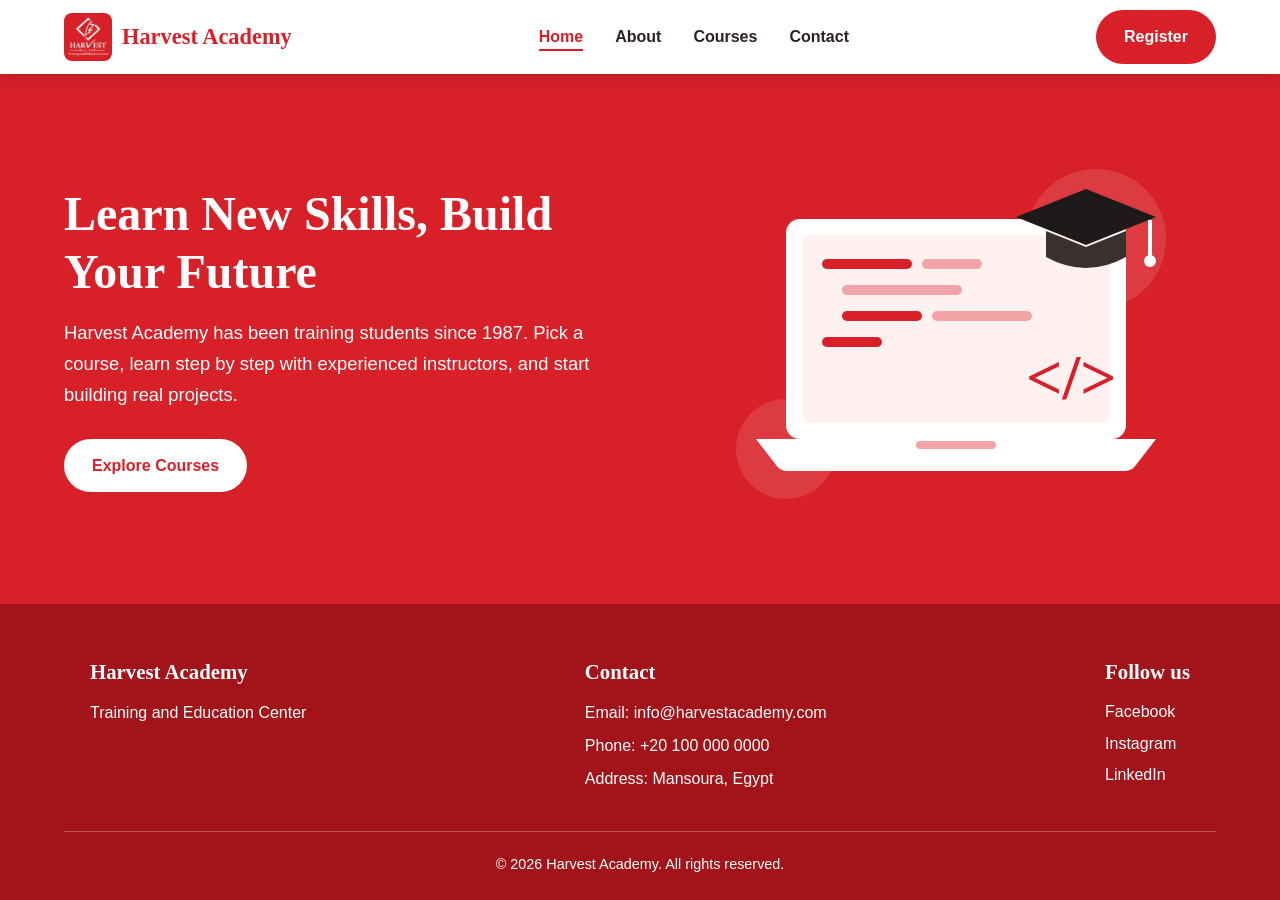
<file: index.html>
<!DOCTYPE html>
<html lang="en">
<head>
  <meta charset="UTF-8">
  <meta name="viewport" content="width=device-width, initial-scale=1.0">
  <title>Learn New Skills, Build Your Future | Harvest Academy</title>
  <link rel="stylesheet" href="style.css">
</head>
<body>

  <!-- ===== Task 1: Navbar (same on every page) ===== -->
  <header class="navbar">
    <a href="index.html" class="brand">
      <img src="images/logo.png" alt="Harvest logo" class="brand-logo">
      <span class="brand-name">Harvest Academy</span>
    </a>

    <nav>
      <ul class="nav-links">
        <li><a href="index.html" class="active">Home</a></li>
        <li><a href="about.html">About</a></li>
        <li><a href="courses.html">Courses</a></li>
        <li><a href="contact.html">Contact</a></li>
      </ul>
    </nav>

    <a href="contact.html" class="btn btn-register">Register</a>
  </header>

  <main>

    <!-- ===== Task 2: Hero ===== -->
    <section id="home" class="hero">
      <div class="hero-text">
        <h1>Learn New Skills, Build Your Future</h1>
        <p>Harvest Academy has been training students since 1987. Pick a course, learn step by step with experienced instructors, and start building real projects.</p>
        <a href="courses.html" class="btn btn-light">Explore Courses</a>
      </div>
      <div class="hero-image">
        <img src="images/hero.svg" alt="Laptop with code and a graduation cap">
      </div>
    </section>

  </main>

  <!-- ===== Task 7: Footer (same on every page) ===== -->
  <footer class="footer">
    <div class="footer-grid">
      <div class="footer-col">
        <h3>Harvest Academy</h3>
        <p>Training and Education Center</p>
      </div>

      <div class="footer-col">
        <h3>Contact</h3>
        <p>Email: info@harvestacademy.com</p>
        <p>Phone: +20 100 000 0000</p>
        <p>Address: Mansoura, Egypt</p>
      </div>

      <div class="footer-col">
        <h3>Follow us</h3>
        <ul class="social-links">
          <li><a href="https://www.facebook.com" target="_blank" rel="noopener">Facebook</a></li>
          <li><a href="https://www.instagram.com" target="_blank" rel="noopener">Instagram</a></li>
          <li><a href="https://www.linkedin.com" target="_blank" rel="noopener">LinkedIn</a></li>
        </ul>
      </div>
    </div>

    <p class="copyright">&copy; 2026 Harvest Academy. All rights reserved.</p>
  </footer>

</body>
</html>
</file>
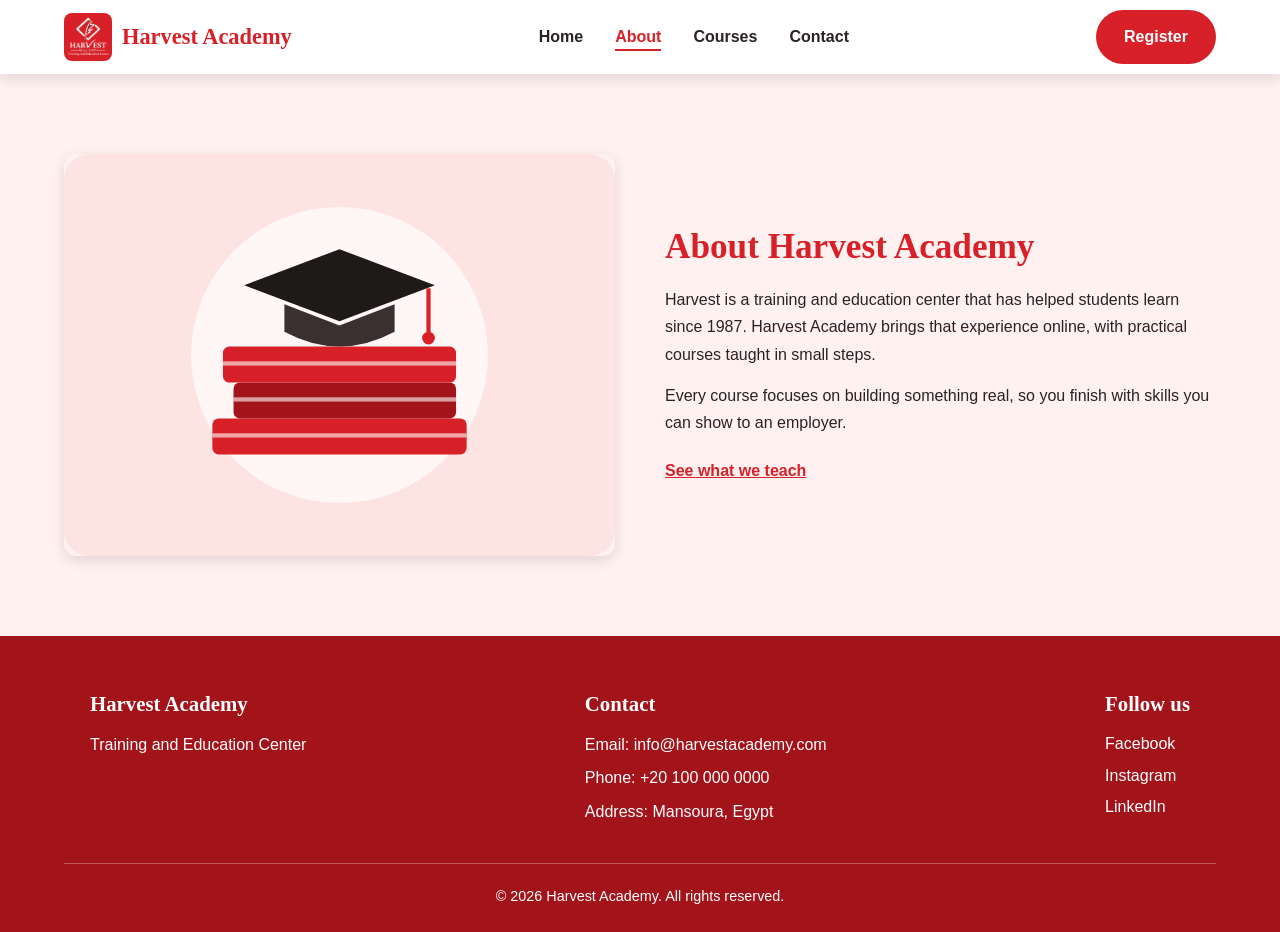
<file: about.html>
<!DOCTYPE html>
<html lang="en">
<head>
  <meta charset="UTF-8">
  <meta name="viewport" content="width=device-width, initial-scale=1.0">
  <title>About | Harvest Academy</title>
  <link rel="stylesheet" href="style.css">
</head>
<body>

  <!-- ===== Task 1: Navbar (same on every page) ===== -->
  <header class="navbar">
    <a href="index.html" class="brand">
      <img src="images/logo.png" alt="Harvest logo" class="brand-logo">
      <span class="brand-name">Harvest Academy</span>
    </a>

    <nav>
      <ul class="nav-links">
        <li><a href="index.html">Home</a></li>
        <li><a href="about.html" class="active">About</a></li>
        <li><a href="courses.html">Courses</a></li>
        <li><a href="contact.html">Contact</a></li>
      </ul>
    </nav>

    <a href="contact.html" class="btn btn-register">Register</a>
  </header>

  <main>

    <!-- ===== Task 4: About ===== -->
    <section id="about" class="about">
      <div class="about-image">
        <img src="images/about.svg" alt="Books and a graduation cap">
      </div>
      <div class="about-text">
        <h2 class="about-heading">About Harvest Academy</h2>
        <p class="about-paragraph">Harvest is a training and education center that has helped students learn since 1987. Harvest Academy brings that experience online, with practical courses taught in small steps.</p>
        <p class="about-paragraph">Every course focuses on building something real, so you finish with skills you can show to an employer.</p>
        <a href="courses.html" class="text-link">See what we teach</a>
      </div>
    </section>

  </main>

  <!-- ===== Task 7: Footer (same on every page) ===== -->
  <footer class="footer">
    <div class="footer-grid">
      <div class="footer-col">
        <h3>Harvest Academy</h3>
        <p>Training and Education Center</p>
      </div>

      <div class="footer-col">
        <h3>Contact</h3>
        <p>Email: info@harvestacademy.com</p>
        <p>Phone: +20 100 000 0000</p>
        <p>Address: Mansoura, Egypt</p>
      </div>

      <div class="footer-col">
        <h3>Follow us</h3>
        <ul class="social-links">
          <li><a href="https://www.facebook.com" target="_blank" rel="noopener">Facebook</a></li>
          <li><a href="https://www.instagram.com" target="_blank" rel="noopener">Instagram</a></li>
          <li><a href="https://www.linkedin.com" target="_blank" rel="noopener">LinkedIn</a></li>
        </ul>
      </div>
    </div>

    <p class="copyright">&copy; 2026 Harvest Academy. All rights reserved.</p>
  </footer>

</body>
</html>
</file>
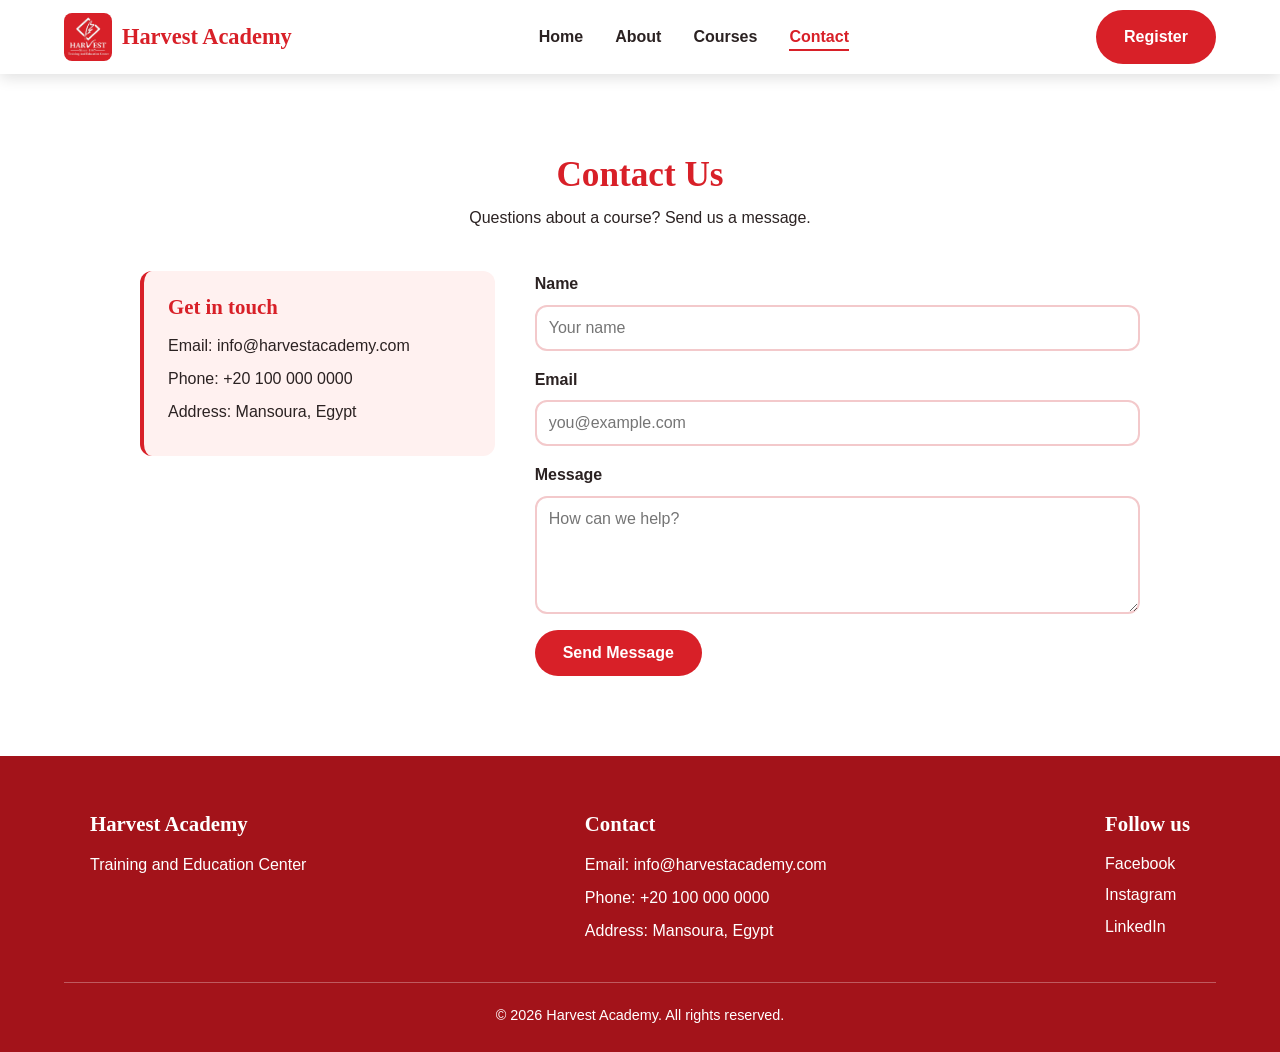
<file: contact.html>
<!DOCTYPE html>
<html lang="en">
<head>
  <meta charset="UTF-8">
  <meta name="viewport" content="width=device-width, initial-scale=1.0">
  <title>Contact | Harvest Academy</title>
  <link rel="stylesheet" href="style.css">
</head>
<body>

  <!-- ===== Task 1: Navbar (same on every page) ===== -->
  <header class="navbar">
    <a href="index.html" class="brand">
      <img src="images/logo.png" alt="Harvest logo" class="brand-logo">
      <span class="brand-name">Harvest Academy</span>
    </a>

    <nav>
      <ul class="nav-links">
        <li><a href="index.html">Home</a></li>
        <li><a href="about.html">About</a></li>
        <li><a href="courses.html">Courses</a></li>
        <li><a href="contact.html" class="active">Contact</a></li>
      </ul>
    </nav>

    <a href="contact.html" class="btn btn-register">Register</a>
  </header>

  <main>

    <!-- ===== Contact page ===== -->
    <section id="contact" class="contact">
      <h2 class="section-title">Contact Us</h2>
      <p class="section-subtitle">Questions about a course? Send us a message.</p>

      <div class="contact-grid">
        <div class="contact-info">
          <h3>Get in touch</h3>
          <p>Email: info@harvestacademy.com</p>
          <p>Phone: +20 100 000 0000</p>
          <p>Address: Mansoura, Egypt</p>
        </div>

        <!-- No JavaScript is used, so the form only demonstrates the styling and :focus state -->
        <form class="contact-form" action="#" method="get">
          <label for="name">Name</label>
          <input type="text" id="name" name="name" placeholder="Your name">

          <label for="email">Email</label>
          <input type="email" id="email" name="email" placeholder="you@example.com">

          <label for="message">Message</label>
          <textarea id="message" name="message" rows="5" placeholder="How can we help?"></textarea>

          <button type="submit" class="btn btn-primary">Send Message</button>
        </form>
      </div>
    </section>

  </main>

  <!-- ===== Task 7: Footer (same on every page) ===== -->
  <footer class="footer">
    <div class="footer-grid">
      <div class="footer-col">
        <h3>Harvest Academy</h3>
        <p>Training and Education Center</p>
      </div>

      <div class="footer-col">
        <h3>Contact</h3>
        <p>Email: info@harvestacademy.com</p>
        <p>Phone: +20 100 000 0000</p>
        <p>Address: Mansoura, Egypt</p>
      </div>

      <div class="footer-col">
        <h3>Follow us</h3>
        <ul class="social-links">
          <li><a href="https://www.facebook.com" target="_blank" rel="noopener">Facebook</a></li>
          <li><a href="https://www.instagram.com" target="_blank" rel="noopener">Instagram</a></li>
          <li><a href="https://www.linkedin.com" target="_blank" rel="noopener">LinkedIn</a></li>
        </ul>
      </div>
    </div>

    <p class="copyright">&copy; 2026 Harvest Academy. All rights reserved.</p>
  </footer>

</body>
</html>
</file>
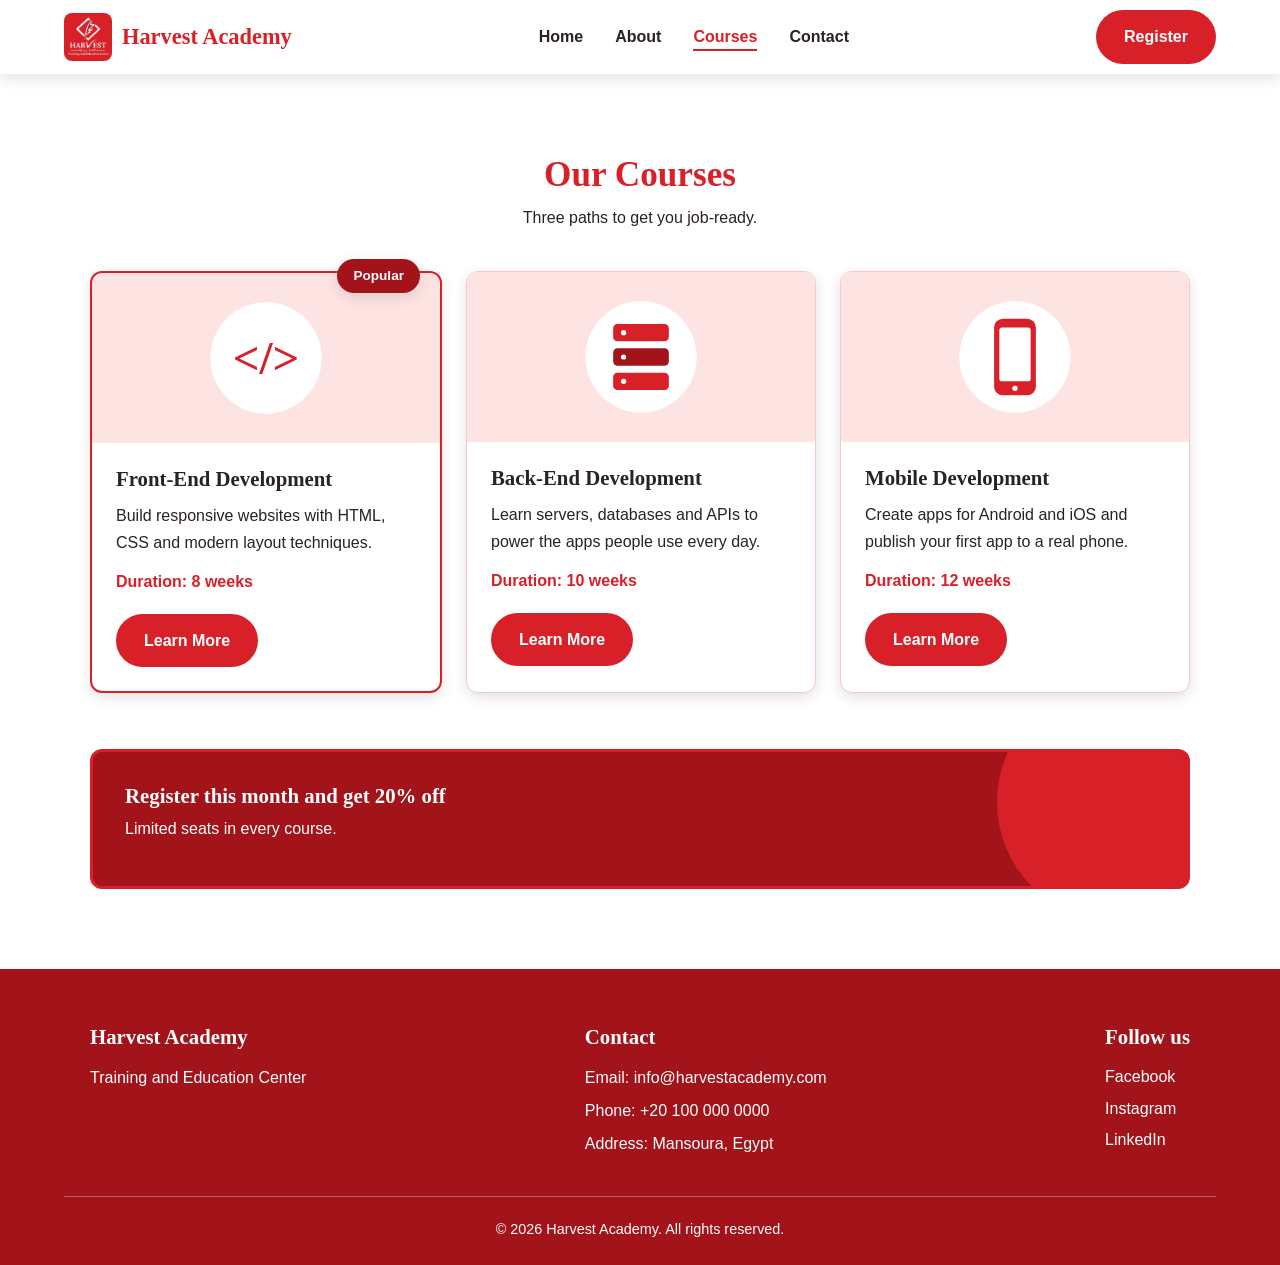
<file: courses.html>
<!DOCTYPE html>
<html lang="en">
<head>
  <meta charset="UTF-8">
  <meta name="viewport" content="width=device-width, initial-scale=1.0">
  <title>Courses | Harvest Academy</title>
  <link rel="stylesheet" href="style.css">
</head>
<body>

  <!-- ===== Task 1: Navbar (same on every page) ===== -->
  <header class="navbar">
    <a href="index.html" class="brand">
      <img src="images/logo.png" alt="Harvest logo" class="brand-logo">
      <span class="brand-name">Harvest Academy</span>
    </a>

    <nav>
      <ul class="nav-links">
        <li><a href="index.html">Home</a></li>
        <li><a href="about.html">About</a></li>
        <li><a href="courses.html" class="active">Courses</a></li>
        <li><a href="contact.html">Contact</a></li>
      </ul>
    </nav>

    <a href="contact.html" class="btn btn-register">Register</a>
  </header>

  <main>

    <!-- ===== Task 3 + Task 6: Courses ===== -->
    <section id="courses" class="courses">
      <h2 class="section-title">Our Courses</h2>
      <p class="section-subtitle">Three paths to get you job-ready.</p>

      <div class="cards">

        <!-- Card 1: the "special" card used for Task 6 (Popular label) -->
        <article class="card card-popular">
          <!-- .badge is absolutely positioned relative to .card-popular -->
          <span class="badge">Popular</span>
          <img src="images/frontend.svg" alt="Front-end development icon" class="card-img">
          <div class="card-body">
            <h3>Front-End Development</h3>
            <p>Build responsive websites with HTML, CSS and modern layout techniques.</p>
            <p class="duration">Duration: 8 weeks</p>
            <a href="contact.html" class="btn btn-primary">Learn More</a>
          </div>
        </article>

        <article class="card">
          <img src="images/backend.svg" alt="Back-end development icon" class="card-img">
          <div class="card-body">
            <h3>Back-End Development</h3>
            <p>Learn servers, databases and APIs to power the apps people use every day.</p>
            <p class="duration">Duration: 10 weeks</p>
            <a href="contact.html" class="btn btn-primary">Learn More</a>
          </div>
        </article>

        <article class="card">
          <img src="images/mobile.svg" alt="Mobile development icon" class="card-img">
          <div class="card-body">
            <h3>Mobile Development</h3>
            <p>Create apps for Android and iOS and publish your first app to a real phone.</p>
            <p class="duration">Duration: 12 weeks</p>
            <a href="contact.html" class="btn btn-primary">Learn More</a>
          </div>
        </article>

      </div>

      <!-- Task 6: promotional banner (box model + positioning demo) -->
      <div class="promo">
        <!-- decorative circle sits BEHIND the text (z-index 1 < 2) -->
        <span class="promo-circle"></span>
        <div class="promo-content">
          <h3>Register this month and get 20% off</h3>
          <p>Limited seats in every course.</p>
        </div>
      </div>
    </section>

  </main>

  <!-- ===== Task 7: Footer (same on every page) ===== -->
  <footer class="footer">
    <div class="footer-grid">
      <div class="footer-col">
        <h3>Harvest Academy</h3>
        <p>Training and Education Center</p>
      </div>

      <div class="footer-col">
        <h3>Contact</h3>
        <p>Email: info@harvestacademy.com</p>
        <p>Phone: +20 100 000 0000</p>
        <p>Address: Mansoura, Egypt</p>
      </div>

      <div class="footer-col">
        <h3>Follow us</h3>
        <ul class="social-links">
          <li><a href="https://www.facebook.com" target="_blank" rel="noopener">Facebook</a></li>
          <li><a href="https://www.instagram.com" target="_blank" rel="noopener">Instagram</a></li>
          <li><a href="https://www.linkedin.com" target="_blank" rel="noopener">LinkedIn</a></li>
        </ul>
      </div>
    </div>

    <p class="copyright">&copy; 2026 Harvest Academy. All rights reserved.</p>
  </footer>

</body>
</html>
</file>
<file: style.css>
/* =========================================================
   Harvest Academy - style.css
   Used by all pages: index, about, courses, contact
   Sections: 1 Variables & Reset | 2 Typography | 3 Buttons
             4 Navbar | 5 Hero | 6 Courses & Cards
             7 Promo banner | 8 About | Contact | 9 Footer | 10 Responsive
   ========================================================= */


/* ---------- 1. CSS VARIABLES & RESET (Task 5) ---------- */
/* Colors and spacing are defined once in :root and reused everywhere */
:root {
  --primary: #d82028;        /* main red taken from the Harvest logo */
  --primary-dark: #a3131a;   /* darker red for hover states and footer */
  --ink: #2b2222;            /* main text color */
  --soft: #fff1f0;           /* very light red for backgrounds */
  --white: #ffffff;
  --radius: 12px;            /* shared rounded corners */
  --space: 24px;             /* shared spacing unit */
  --shadow: 0 4px 14px rgba(0, 0, 0, 0.12);
}

/* Universal selector: removes default margin/padding (Task 1)
   and applies border-box sizing to every element (Task 6) */
* {
  margin: 0;
  padding: 0;
  box-sizing: border-box;
}

html {
  scroll-behavior: smooth;
}

/* Element selector */
body {
  font-family: "Segoe UI", Tahoma, Arial, sans-serif;
  font-size: 1rem;
  line-height: 1.6;
  color: var(--ink);
  background-color: var(--white);

  /* Column layout: footer stays at the bottom even on short pages */
  display: flex;
  flex-direction: column;
  min-height: 100vh;
}

/* main grows to fill the space between navbar and footer */
main {
  flex: 1;
  display: flex;
  flex-direction: column;
}

main > section {
  flex: 1;
}

img {
  max-width: 100%;
  display: block;
}

ul {
  list-style: none;
}


/* ---------- 2. TYPOGRAPHY (Task 5) ---------- */
/* Grouping selector: same font for all headings */
h1,
h2,
h3 {
  font-family: Georgia, "Times New Roman", serif;
  line-height: 1.2;
}

h1 {
  font-size: 3rem;
  font-weight: 700;
}

h2 {
  font-size: 2.2rem;
  font-weight: 700;
}

h3 {
  font-size: 1.3rem;
  font-weight: 600;
}

p {
  font-size: 1rem;
  font-weight: 400;
  line-height: 1.7;
}

.section-title {
  text-align: center;
  color: var(--primary);
}

.section-subtitle {
  text-align: center;
  margin-top: 8px;
  margin-bottom: 40px;   /* margin = space OUTSIDE the element */
}


/* ---------- 3. BUTTONS (Task 7: hover, active, focus) ---------- */
.btn {
  display: inline-block;
  padding: 12px 26px;
  border-radius: 50px;
  border: 2px solid transparent;
  font-size: 1rem;
  font-weight: 600;
  text-decoration: none;
  cursor: pointer;
  transition: background-color 0.2s, color 0.2s, transform 0.1s;
}

.btn-primary,
.btn-register {
  background-color: var(--primary);
  color: var(--white);
}

.btn-primary:hover,
.btn-register:hover {
  background-color: var(--primary-dark);
}

.btn-light {
  background-color: var(--white);
  color: var(--primary);
}

.btn-light:hover {
  background-color: var(--soft);
}

/* :active - button is pressed down slightly */
.btn:active {
  transform: translateY(2px) scale(0.97);
}

/* :focus - visible outline for keyboard users (Tab key) */
a:focus,
.btn:focus {
  outline: 3px solid var(--ink);
  outline-offset: 3px;
}


/* ---------- 4. NAVBAR (Task 1) ---------- */
.navbar {
  display: flex;
  justify-content: space-between;
  align-items: center;
  padding: 10px 5%;
  background-color: var(--white);
  box-shadow: var(--shadow);
  position: sticky;      /* stays at the top while scrolling */
  top: 0;
  z-index: 100;          /* keeps navbar above all other content */
}

.brand {
  display: flex;
  align-items: center;
  gap: 10px;
  text-decoration: none;
}

.brand-logo {
  width: 48px;
  height: 48px;
  border-radius: 8px;
}

.brand-name {
  font-family: Georgia, serif;
  font-size: 1.4rem;
  font-weight: 700;
  color: var(--primary);
}

.nav-links {
  display: flex;
  gap: 32px;
}

/* Descendant selector: only links inside .nav-links */
.nav-links a {
  text-decoration: none;
  color: var(--ink);
  font-weight: 600;
  padding-bottom: 4px;
  border-bottom: 2px solid transparent;
  transition: color 0.2s, border-color 0.2s;
}

/* :hover - link turns red with an underline.
   .active marks the page the visitor is currently on (same look). */
.nav-links a:hover,
.nav-links a.active {
  color: var(--primary);
  border-bottom-color: var(--primary);
}


/* ---------- 5. HERO (Task 2) ---------- */
/* ID selector */
#home {
  background-color: var(--primary);
  color: var(--white);
}

.hero {
  display: flex;
  align-items: center;
  justify-content: space-between;
  gap: 40px;
  min-height: 520px;        /* controls section height */
  padding: 70px 5%;
}

.hero-text {
  flex: 1;
  max-width: 560px;         /* controls text width */
}

.hero-text h1 {
  margin-bottom: 16px;
}

.hero-text p {
  font-size: 1.15rem;
  margin-bottom: 28px;
}

.hero-image {
  flex: 1;
  max-width: 520px;
}


/* ---------- 6. COURSES & CARDS (Task 3) ---------- */
.courses {
  padding: 80px 5%;
}

/* Grouping selector: cards and promo share the same width/centering */
.cards,
.promo {
  max-width: 1100px;
  margin-left: auto;
  margin-right: auto;
}

/* Flexbox: three cards in one row on desktop */
.cards {
  display: flex;
  gap: var(--space);
}

.card {
  flex: 1;
  background-color: var(--white);
  border: 1px solid #f3c9cb;
  border-radius: var(--radius);
  box-shadow: var(--shadow);
  transition: transform 0.25s, box-shadow 0.25s, border-color 0.25s;

  /* Task 6: the card is the positioning parent for the "Popular" label */
  position: relative;
}

/* Hover effect: card lifts and the shadow grows */
.card:hover {
  transform: translateY(-8px);
  box-shadow: 0 12px 26px rgba(216, 32, 40, 0.25);
  border-color: var(--primary);
}

.card-img {
  width: 100%;
  height: 170px;
  object-fit: cover;
  border-radius: var(--radius) var(--radius) 0 0;
  position: relative;
  z-index: 1;               /* image sits at level 1... */
}

/* Descendant selector: padding = space INSIDE the card, around the text */
.card .card-body {
  padding: var(--space);
}

.card-body h3 {
  margin-bottom: 10px;
}

.card-body p {
  margin-bottom: 12px;
}

.card-body .duration {
  font-weight: 600;
  color: var(--primary);
  margin-bottom: 18px;
}

/* ---------- Task 6: "Popular" card & label ---------- */
.card-popular {
  border: 2px solid var(--primary);   /* thicker border marks the special card */
}

/* position: absolute takes the label out of the normal flow, so it
   does NOT push the card content or break the layout.
   top: -14px moves it up so it overlaps the card's top edge.
   z-index: 2 puts it above the card image (z-index: 1). */
.badge {
  position: absolute;
  top: -14px;
  right: 20px;
  z-index: 2;
  background-color: var(--primary-dark);
  color: var(--white);
  padding: 6px 16px;
  border-radius: 50px;
  font-size: 0.85rem;
  font-weight: 700;
  box-shadow: var(--shadow);
}


/* ---------- 7. PROMO BANNER (Task 6) ---------- */
/* Box model demo:
   - width: 100% (up to max-width 1100px) and height: 140px
   - padding: space inside the border, around the text
   - margin-top: space outside the border, separating it from the cards
   - border: visible edge of the box
   - box-sizing: border-box (set globally) keeps padding and border
     inside the declared width/height */
.promo {
  position: relative;        /* parent for the decorative circle */
  overflow: hidden;          /* hides the part of the circle outside the banner */
  width: 100%;
  min-height: 140px;
  margin-top: 56px;
  padding: 32px;
  background-color: var(--primary-dark);
  border: 3px solid var(--primary);
  border-radius: var(--radius);
  color: var(--white);
}

/* Circle is positioned absolutely at z-index 1 (behind the text) */
.promo-circle {
  position: absolute;
  top: -70px;
  right: -50px;
  width: 240px;
  height: 240px;
  border-radius: 50%;
  background-color: var(--primary);
  z-index: 1;
}

/* Text is relative with a higher z-index (2), so it stays on top of the circle */
.promo-content {
  position: relative;
  z-index: 2;
}

.promo-content h3 {
  margin-bottom: 6px;
}


/* ---------- 8. ABOUT (Task 4) ---------- */
.about {
  display: flex;
  align-items: center;
  gap: 50px;
  padding: 80px 5%;
  background-color: var(--soft);   /* suitable background color */
}

.about-image {
  flex: 1;
}

.about-image img {
  border-radius: var(--radius);
  box-shadow: var(--shadow);
}

.about-text {
  flex: 1;
}

/* Heading and paragraph are styled separately */
.about-heading {
  color: var(--primary);
  margin-bottom: 18px;
}

.about-paragraph {
  margin-bottom: 14px;
  color: var(--ink);
}

/* Text link: shows :hover, :visited and :focus states */
.text-link {
  display: inline-block;
  margin-top: 8px;
  font-weight: 600;
  color: var(--primary);
}

.text-link:visited {
  color: var(--primary-dark);
}

.text-link:hover {
  text-decoration: none;
  color: var(--ink);
}


/* ---------- CONTACT PAGE ---------- */
.contact {
  padding: 80px 5%;
}

.contact-grid {
  display: flex;
  gap: 40px;
  max-width: 1000px;
  margin: 0 auto;
}

.contact-info {
  flex: 1;
  padding: var(--space);
  background-color: var(--soft);
  border-left: 4px solid var(--primary);
  border-radius: var(--radius);
  align-self: flex-start;
}

.contact-info h3 {
  color: var(--primary);
  margin-bottom: 12px;
}

.contact-info p {
  margin-bottom: 6px;
}

.contact-form {
  flex: 2;
  display: flex;
  flex-direction: column;
  gap: 8px;
}

.contact-form label {
  font-weight: 600;
}

.contact-form input,
.contact-form textarea {
  padding: 12px;
  border: 2px solid #f3c9cb;
  border-radius: var(--radius);
  font-family: inherit;
  font-size: 1rem;
  margin-bottom: 8px;
}

/* :focus - red border and glow while typing in a field */
.contact-form input:focus,
.contact-form textarea:focus {
  outline: none;
  border-color: var(--primary);
  box-shadow: 0 0 0 3px rgba(216, 32, 40, 0.25);
}

.contact-form .btn {
  align-self: flex-start;
}


/* ---------- 9. FOOTER (Task 7) ---------- */
.footer {
  background-color: var(--primary-dark);
  color: var(--white);
  padding: 56px 5% 24px;
}

.footer-grid {
  display: flex;
  justify-content: space-between;
  gap: 40px;
  max-width: 1100px;
  margin: 0 auto 32px;
}

.footer-col h3 {
  margin-bottom: 14px;
}

.footer-col p,
.social-links li {
  margin-bottom: 6px;
}

/* Footer links: different style for normal, visited, hover */
.social-links a {
  color: var(--white);
  text-decoration: none;
  border-bottom: 1px solid transparent;
}

.social-links a:visited {
  color: #ffc9cb;            /* visited links look softer */
}

.social-links a:hover {
  border-bottom-color: var(--white);
}

/* Focus outline must be light on the dark footer to stay visible */
.footer a:focus {
  outline-color: var(--white);
}

.copyright {
  text-align: center;
  font-size: 0.9rem;
  padding-top: 20px;
  border-top: 1px solid rgba(255, 255, 255, 0.3);
}


/* ---------- 10. RESPONSIVE ---------- */
@media (max-width: 900px) {
  .navbar {
    flex-wrap: wrap;
    gap: 10px;
  }

  nav {
    order: 3;                /* links drop to their own row */
    width: 100%;
  }

  .nav-links {
    justify-content: center;
    gap: 20px;
  }

  .hero,
  .about {
    flex-direction: column;
    text-align: center;
  }

  .hero-text {
    max-width: 100%;
  }

  .cards,
  .footer-grid,
  .contact-grid {
    flex-direction: column;
  }

  .cards {
    gap: 36px;               /* extra room for the Popular label */
  }
}

@media (max-width: 600px) {
  h1 {
    font-size: 2.1rem;
  }

  h2 {
    font-size: 1.7rem;
  }

  .brand-name {
    font-size: 1.15rem;
  }

  .courses,
  .about,
  .contact {
    padding: 56px 5%;
  }
}
</file>
